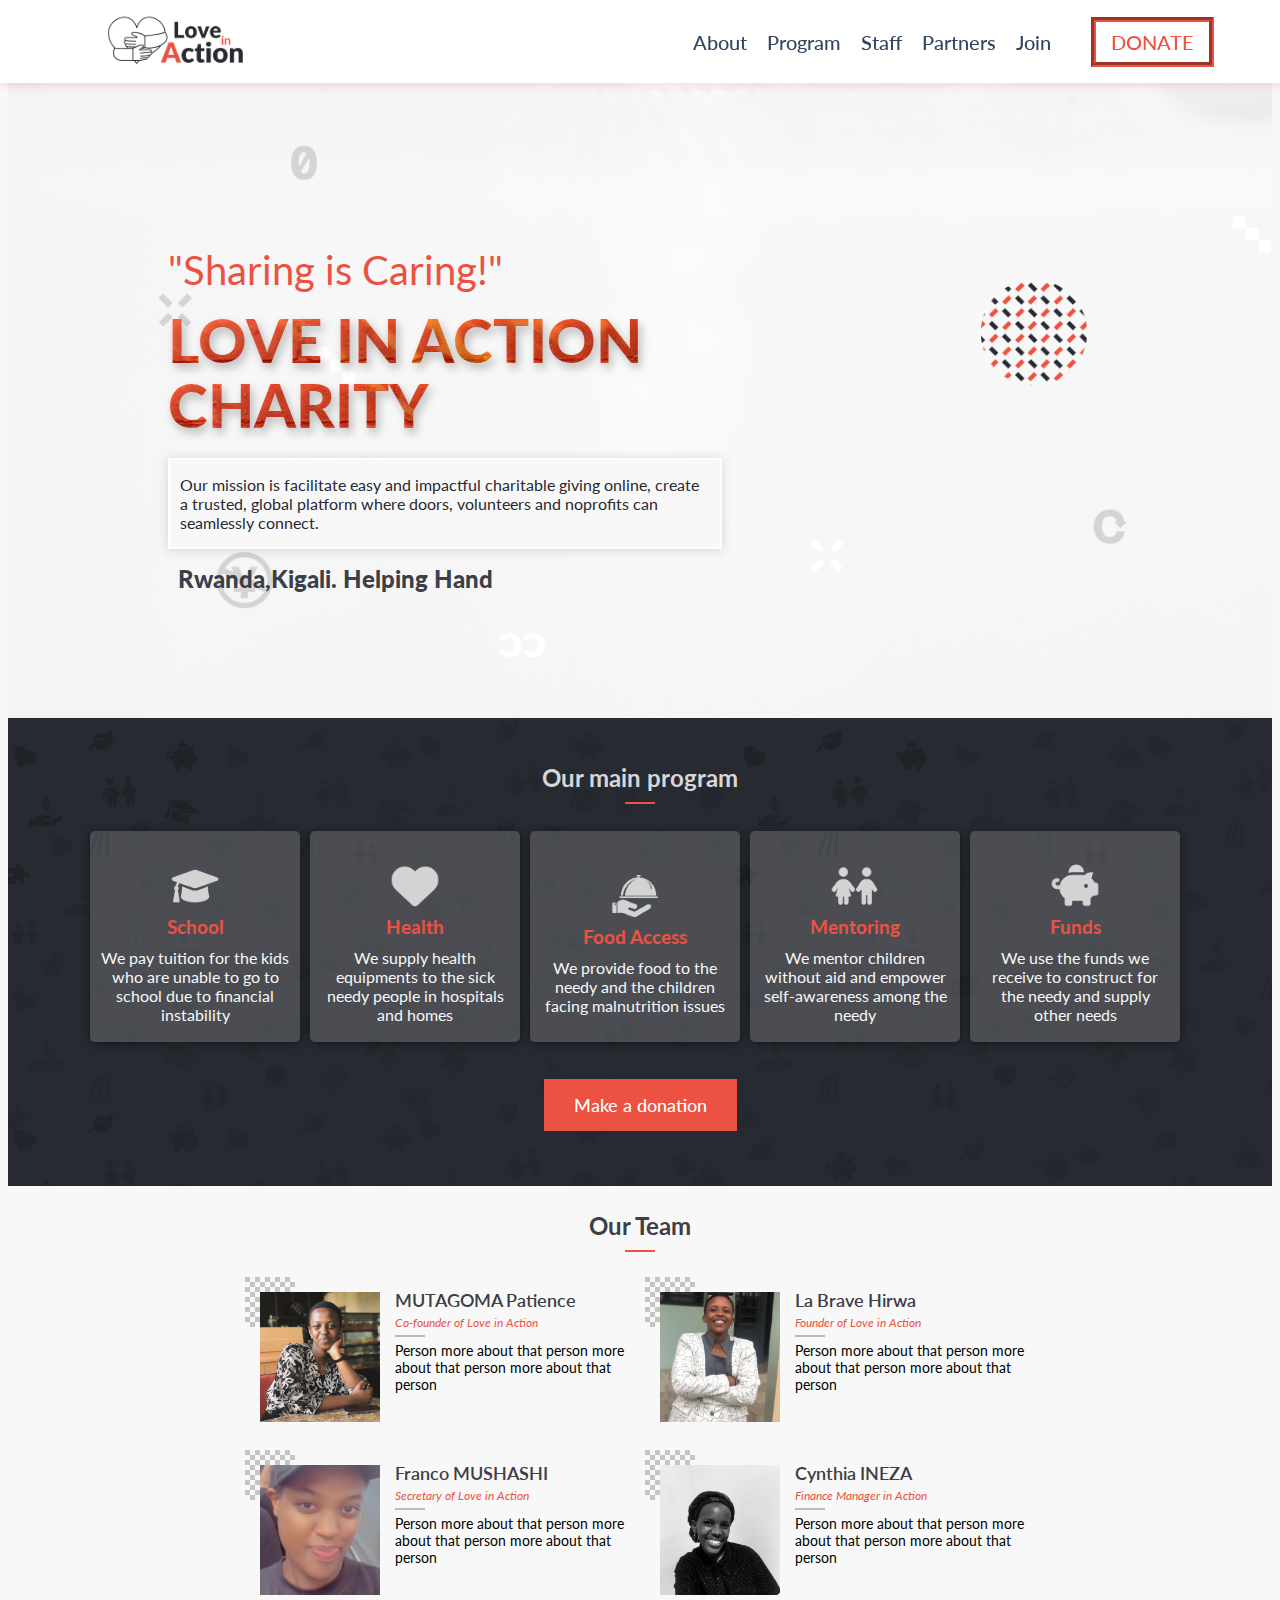
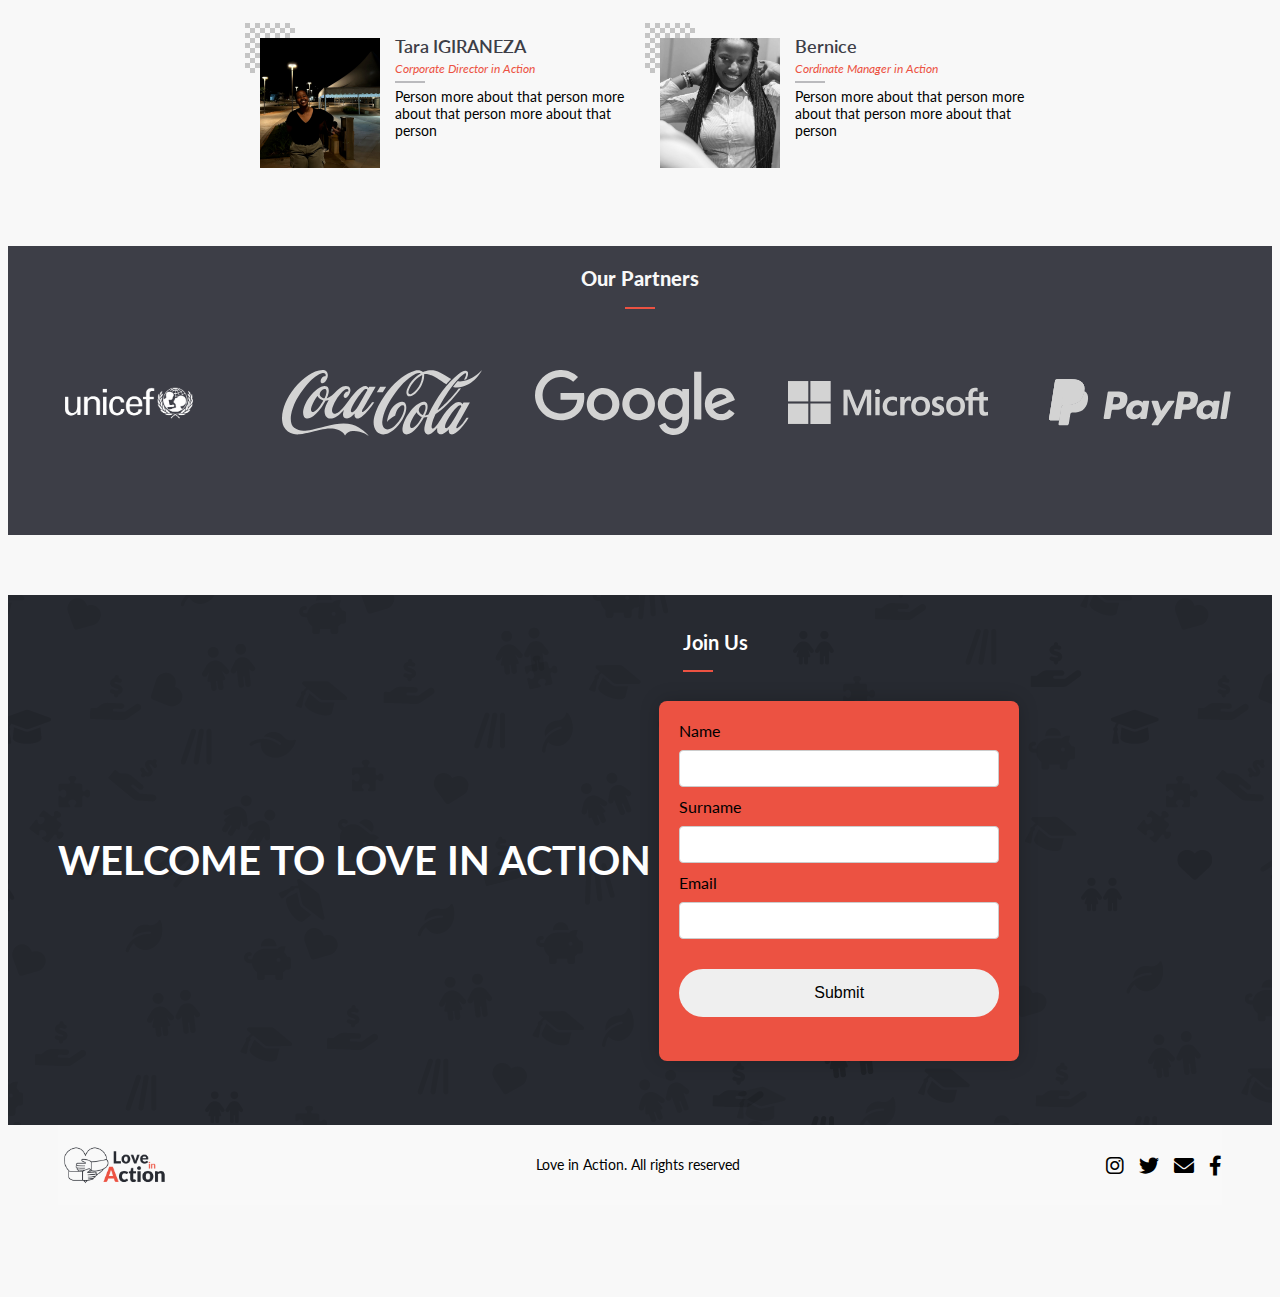
<file: index.html>
<!DOCTYPE html>
<html lang="en">

<head>
  <meta charset="UTF-8">
  <meta http-equiv="X-UA-Compatible" content="IE=edge">
  <meta name="viewport" content="width=device-width, initial-scale=1.0">
  <title>Love in Action</title>
  <link rel="stylesheet" href="style.css">
  <link rel="shortcut icon" href="img/love_heart_icon_178900.png" type="heart image" />
  <link rel="stylesheet" href="https://cdnjs.cloudflare.com/ajax/libs/font-awesome/6.0.0-beta3/css/all.min.css">

</head>

<body>


  <div id="headline" class="headline">

    <nav class="navbar">

      <div class="logo">
        <a href="#headline">
          <img src="img/logo.png" alt="">
        </a>
      </div>

      <div class="nav-menu">

        <ul>

          <li class="nav-item">
            <a href="about.html" class="nav-link">About</a>
          </li>
          <li class="nav-item">
            <a href="#program" class="nav-link">Program</a>
          </li>
          <li class="nav-item">
            <a href="#our team" class="nav-link">Staff</a>
          </li>
          <li class="nav-item">
            <a href="#partners" class="nav-link">Partners</a>
          </li>


          <li class="nav-item">
            <a href="#join-us" class="nav-link">Join</a>
          </li>


          <li class="nav-item special">
            <a href="donate.html">Donate</a>
          </li>


        </ul>

      </div>

      <div class="hamburger">
        <span class="bar"></span>
        <span class="bar"></span>
        <span class="bar"></span>
      </div>

    </nav>

    <div class="hero fade_in">

      <span>"Sharing is Caring!"</span>
      <h1>Love in action charity</h1>
      <p class="description">Our mission is facilitate easy and impactful charitable giving online, create a trusted,
        global platform where doors, volunteers and noprofits can seamlessly connect.</p>
      <h2>

        <p>Rwanda,Kigali. Helping Hand</p>
      </h2>

    </div>

  </div>



  <section id="program" class="program">

    <h2>Our main program</h2>
    <span></span>
    <div class="program-item">

      <div class="item">
        <img src="img/edu.png" alt="program logo">
        <h3>School</h3>
        <p>We pay tuition for the kids who are unable to go to school due to financial instability</p>
      </div>

      <div class="item">
        <img src="img/heart.png" alt="program logo">
        <h3>Health</h3>
        <p>We supply health equipments to the sick needy people in hospitals and homes</p>
      </div>

      <div class="item">
        <img src="img/food.png" alt="program logo">
        <h3>Food Access</h3>
        <p>We provide food to the needy and the children facing malnutrition issues</p>
      </div>

      <div class="item">
        <img src="img/child.png" alt="program logo">
        <h3>Mentoring</h3>
        <p>We mentor children without aid and empower self-awareness among the needy</p>
      </div>

      <div class="item">
        <img src="img/found.png" alt="program logo">
        <h3>Funds</h3>
        <p>We use the funds we receive to construct for the needy and supply other needs</p>
      </div>

    </div>

    <div class="donation">
      <a href="donate.html">Make a donation</a>
    </div>

  </section>



  <section class="staff" id="our team">
    <h2>Our Team</h2>
    <span></span>

    <div class="staff-members">

    </div>

  </section>


  <section id="partners" class="partners">

    <h2>Our Partners</h2>
    <span></span>

    <div class="partners-items">

      <div class="partner">
        <img src="img/unicef-removebg-preview.png" alt="partner logo">
      </div>

      <div class="partner">
        <img src="img/coca_cola - logo-1000x328.svg" alt="partner logo">
      </div>

      <div class="partner">
        <img src="img/google_- logo-1000x327.svg" alt="partner logo">
      </div>

      <div class="partner">
        <img src="img/microsoft_- logo-1000x214.svg" alt="partner logo">
      </div>
      <div class="partner">
        <img src="img/paypal_- logo-1000x325.svg" alt="partner logo">
      </div>
    </div>
  </section>

  <section class="container" id="join-us">



    <h1>Join Us</h1>

    <span></span>




    <div class="staff-members">

    </div>



    <div>
      <h2 id="title"> WELCOME TO LOVE IN ACTION</h2>
    </div>
    <div class="form-container">
      <form action="#" method="POST">
        <label for="name">Name</label>
        <input type="text" id="name" name="name" required>

        <label for="surname">Surname</label>
        <input type="text" id="surname" name="surname" required>

        <label for="email">Email</label>
        <input type="email" id="email" name="email" required>

        <input type="submit" value="Submit">
      </form>
    </div>
  </section>



  <footer class="footer">
    <img src="img/logo.png" alt="logo">
    <p>Love in Action. All rights reserved</p>
    <div class="social-icons">
      <a href="https://www.instagram.com" target="_blank"><i class="fab fa-instagram"></i></a>
      <a href="https://www.twitter.com" target="_blank"><i class="fab fa-twitter"></i></a>
      <a href="mailto:example@gmail.com"><i class="fas fa-envelope"></i></a>
      <a href="https://www.facebook.com" target="_blank"><i class="fab fa-facebook-f"></i></a>
    </div>
  </footer>


  <!-- <a id="myBtn" class="scrollUp" title="Go to top"><img src="img/up.png" alt=""></a> -->

  <script src="main.js"></script>
  <script src="home.js"></script>
</body>

</html>
</file>
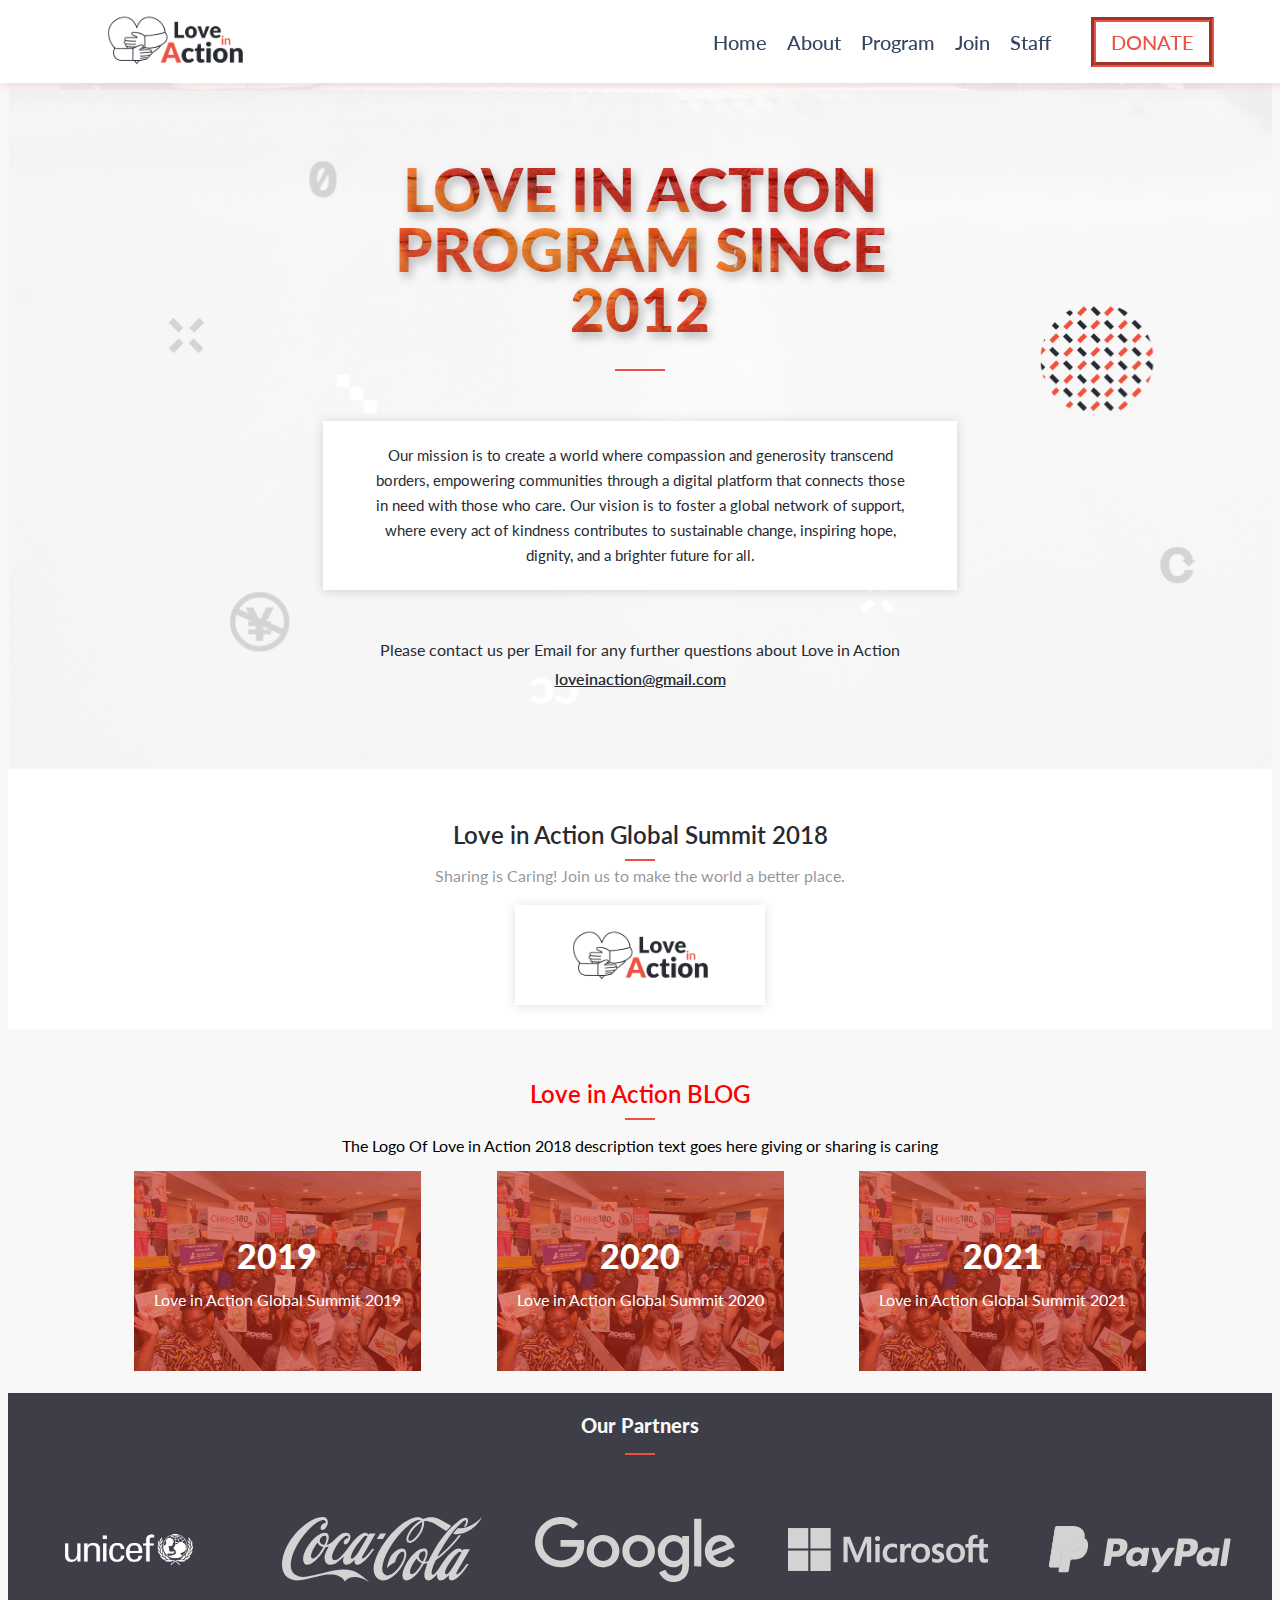
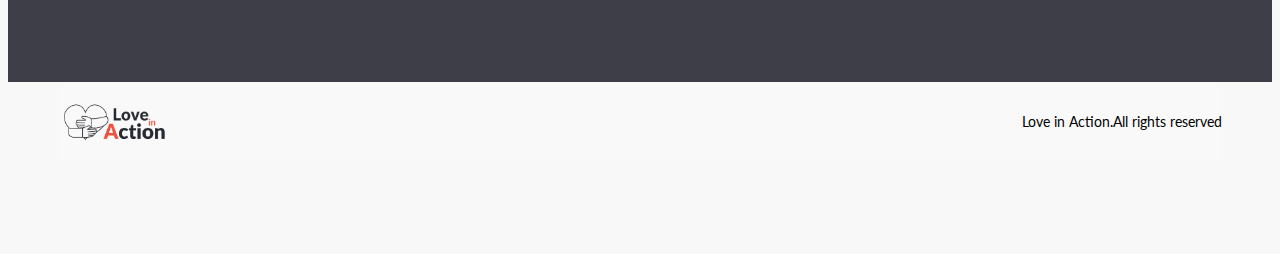
<file: about.html>
<!DOCTYPE html>
<html lang="en">
<head>
  <meta charset="UTF-8">
  <meta http-equiv="X-UA-Compatible" content="IE=edge">
  <meta name="viewport" content="width=device-width, initial-scale=1.0">
  <title>About page</title>
  <link rel="stylesheet" href="about.css">
</head>
<body>
   
    <div id="about" class="headline">
      <nav class="navbar">
        <div class="logo">
          <a href="index.html">
            <img src="img/logo.png" alt="">
          </a>
        </div>
        <div class="nav-menu">
          <ul>
            <li class="nav-item">
              <a href="index.html" class="nav-link">Home</a>
            </li>
            <li class="nav-item">
              <a href="about.html" class="nav-link">About</a>
            </li>
            <li class="nav-item">
              <a href="#program" class="nav-link">Program</a>
            </li>
            <li class="nav-item">
              <a href="#partners" class="nav-link">Join</a>
            </li>
            <li class="nav-item">
              <a href="#staff" class="nav-link">Staff</a>
            </li>
            <li class="nav-item special">
              <a href="index.html">Donate</a>
            </li>
            
          </ul>
          
        </div>
  
        <div class="hamburger">
          <span class="bar"></span>
          <span class="bar"></span>
          <span class="bar"></span>
        </div>
  
      </nav>
      <div class="hero fade_in">
        <h1>Love in action program since 2012</h1>
        <span></span>
        <p class="description">
          Our mission is to create a world where compassion and generosity transcend borders, empowering communities through a digital platform that connects those in need with those who care. Our vision is to foster a global network of support, where every act of kindness contributes to sustainable change, inspiring hope, dignity, and a brighter future for all.
</p>
        <p>Please contact us per Email for any further questions about Love in Action</p>
        <a href="#">loveinaction@gmail.com</a>
      </div>
    </div>
    <section class="about">
      <h2>Love in Action Global Summit 2018</h2>
      <span></span>
      <p>Sharing is Caring! Join us to make the world a better place.</p>
      <img src="img/logo.png" alt="logo">
    </section>
    <section id="blog" class="blog">
      <h2>Love in Action BLOG</h2>
      <span></span>
      <p>The Logo Of Love in Action 2018 description text goes here giving or sharing is caring</p>
      <div class="blog-content">
        <div class="blog-item">
          <div class="blog-info">
            <h3>2019</h3>
          <p>Love in Action Global Summit 2019</p>
          </div>
        </div>

        <div class="blog-item">
          <div class="blog-info">
            <h3>2020</h3>
          <p>Love in Action Global Summit 2020</p>
          </div>
        </div>

        <div class="blog-item">
          <div class="blog-info">
            <h3>2021</h3>
          <p>Love in Action Global Summit 2021</p>
          </div>
        </div>

      </div>
    </section>
    <section id="partners" class="partners">
      <h2>Our Partners</h2>
       <span></span>
     <div class="partners-items">
      <div class="partner">
        <img src="img/unicef-removebg-preview.png" alt="partener logo">
      </div>

      <div class="partner">
        <img src="img/coca_cola - logo-1000x328.svg" alt="partener logo">
      </div>

      <div class="partner">
        <img src="img/google_- logo-1000x327.svg" alt="partener logo">
      </div>

      <div class="partner">
        <img src="img/microsoft_- logo-1000x214.svg" alt="partener logo">
      </div>
      <div class="partner">
        <img src="img/paypal_- logo-1000x325.svg" alt="partener logo">
      </div>
     </div>
     
   </section>
   <footer class="footer">
     <img src="img/logo.png" alt="logo">
     <p>Love in Action.All rights reserved</p>
   </footer>
    <a id="myBtn" class="scrollUp" title="Go to top">
    <script src="main.js"></script>
</body>
</html>
</file>
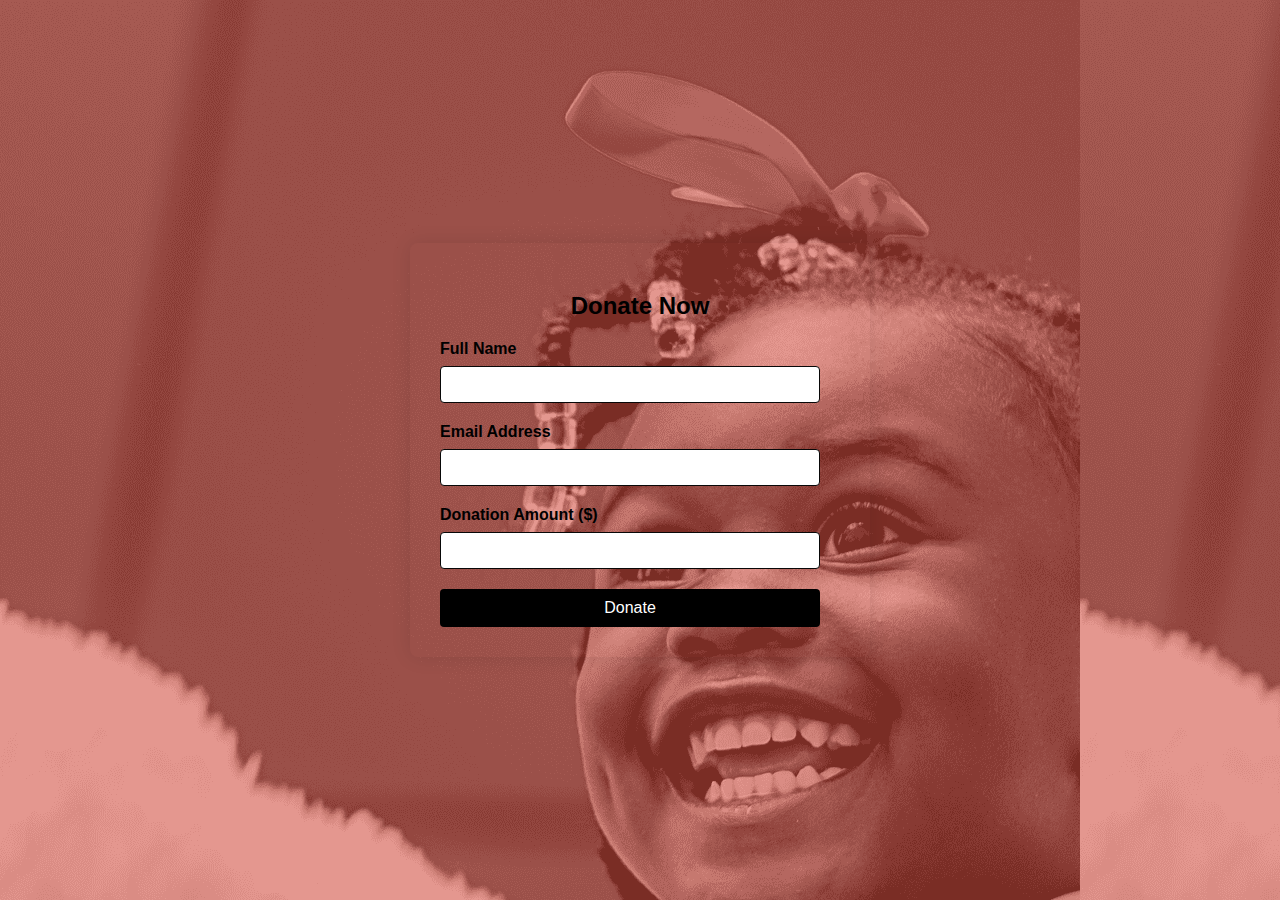
<file: donate.html>
<!DOCTYPE html>
<html lang="en">
<head>
    <meta charset="UTF-8">
    <meta name="viewport" content="width=device-width, initial-scale=1.0">
    <title>Donation Form</title>
    <style>
        body {
            font-family: Arial, sans-serif;
            background-image: url(img/mmb.png);
            display: flex;
            justify-content: center;
            align-items: center;
            height: 100vh;
            margin: 0;
        }

        .donation-form {
            background-color: 000000;
            padding: 30px;
            border-radius: 8px;
            box-shadow: 0px 0px 20px rgba(0, 0, 0, 0.1);
            width: 100%;
            max-width: 400px;
        }

        .donation-form h2 {
            text-align: center;
            margin-bottom: 20px;
        }

        .donation-form label {
            display: block;
            margin-bottom: 8px;
            font-weight: bold;
        }

        .donation-form input[type="text"], 
        .donation-form input[type="email"], 
        .donation-form input[type="number"] {
            width: calc(100% - 20px);
            padding: 10px;
            margin-bottom: 20px;
            border: 1px solid #080808;
            border-radius: 4px;
            box-sizing: border-box;
        }

        .donation-form input[type="submit"] {
            width: 95%;
            padding: 10px;
            background-color: #000000;
            color: white;
            border: none;
            border-radius: 4px;
            cursor: pointer;
            font-size: 16px;
        }

        .donation-form input[type="submit"]:hover {
            background-color: #000000;
        }
    </style>
</head>
<body>
    <div class="donation-form">
        <h2>Donate Now</h2>
        <form action="#" method="POST">
            <label for="name">Full Name</label>
            <input type="text" id="name" name="name" required>

            <label for="email">Email Address</label>
            <input type="email" id="email" name="email" required>

            <label for="amount">Donation Amount ($)</label>
            <input type="number" id="amount" name="amount" required min="1" step="any">

            <input type="submit" value="Donate">
        </form>
    </div>
</body>
</html>
</file>
<file: style.css>
@import url('https://fonts.googleapis.com/css2?family=Lato:ital,wght@0,100;0,300;0,400;0,700;0,900;1,100;1,300;1,400&display=swap');

html {
  scroll-behavior: smooth;
}

body {
  font-family: 'Lato', sans-serif;
  background-color: #f8f8f8;
  scroll-behavior: smooth;
  overflow-x: hidden;
}

.logo {
  display: none;
}

.nav-menu {
  position: fixed;
  left: -150%;
  top: -20px;
  padding-top: 80px;
  gap: 0;
  flex-direction: column;
  width: 100%;
  height: 100%;
  transition: 0.3s;
  background: #3d3e47;
  background-image: url(img/mmb.png);
  background-size: cover;
}

.nav-menu.active {
  left: 0;
}

.nav-item {
  margin: 16px 0;
}

.nav-menu li {
  list-style-type: none;
}

.nav-item a {
  font-weight: 600;
  font-size: 32px;
  line-height: 44px;
  color: #fff;
  text-decoration: none;
}

.bar {
  display: block;
  width: 30px;
  height: 6px;
  margin: 5px auto;
  transition: all 0.3s ease-in-out;
  background-color: #3d3e47;
}

.hamburger {
  padding-top: 10px;
  display: block;
  cursor: pointer;
  right: 0;
  width: fit-content;
  margin: 15px 10px;
}

.hamburger.active .bar:nth-child(2) {
  opacity: 0;
}

.hamburger.active .bar:nth-child(1) {
  background-color: #fff;
  transform: translateY(11.5px) rotate(48deg);
}

.hamburger.active .bar:nth-child(3) {
  background-color: #fff;
  transform: translateY(-10.5px) rotate(-48deg);
}

.hamburger.active {
  float: right;
  margin: -100px 20px auto 20px;
}

.headline {
  width: auto;
  height: 500px;
  background-image: url(img/background.png);
  background-size: cover;
  background-repeat: no-repeat;
  padding-bottom: 50px;
}

.hero {
  margin-top: 120px;
}

.hero span {
  margin: 0 10px;
  font-weight: 500;
  font-size: 22px;
  line-height: 24px;
  color: #ec5242;
}

.hero > p {
  color: #272a31;
}

.fade_in {
  animation-duration: 1.5s;
  animation-name: fade_in;
  animation-delay: 0.3s;
  animation-fill-mode: backwards;
}

@keyframes fade_in {
  0% {
    opacity: 0;
  }

  100% {
    opacity: 1;
  }
}

.description {
  padding: 15px 10px;
  margin: 20px 10px;
  background-color: #f8f8f8;
  border: 2px solid #fff;
  box-shadow: 0 1px 10px  #3d3e4731;
}

.hero h1 {
  margin: 0 10px;
  font-weight: 900;
  font-size: 30px;
  line-height: 42px;
  text-transform: uppercase;
  background: url(img/red-bg.jpg);
  background-size: cover;
  background-attachment: fixed;
  -webkit-background-clip: text;
  -webkit-text-fill-color: transparent;
  text-shadow: 3px 5px 10px  #00000042;
}

.hero h2 {
  margin: 15px 10px 0 10px;
  font-weight: 900;
  color: #3d3e47;
}

.hero p {
  margin: 0 10px;
}

/* Program section start here */

.program {
  padding: 20px 0;
  background-image: url(img/bgbgbg.png);
  background-size: cover;
}

.program h2 {
  text-align: center;
  font-weight: 700;
  color: #f8f8f8d8;
  margin: 25px 0 10px 0;
}

.program span {
  display: block;
  width: 30px;
  height: 2px;
  margin: 0 auto 25px auto;
  transition: all 0.3s ease-in-out;
  background-color: #ec5242;
}

.item {
  display: flex;
  flex-direction: column;
  align-items: center;
  justify-content: center;
  gap: 20px;
  flex-wrap: wrap;
  padding: 0 40px;
  background-color: #f8f8f82c;
  margin: 10px 30px;
  box-shadow: 0 1px 10px  #00000079;
  border-radius: 5px;
}

.item img {
  width: 50px;
  height: 50px;
  margin-top: 10px;
}

.item h3 {
  color: #ec5242;
  margin: -20px auto -30px auto;
}

.item p {
  color: #f8f8f8;
  max-width: 300px;
  text-align: center;
}


.donation {
  text-align: center;
  margin: 50px;
}

.donation a {
  padding: 15px 30px;
  color: #fff;
  text-decoration: none;
  font-size: 18px;
  font-weight: 500;
  background-color: #ec5242;
  
}

.staff h2 {
  text-align: center;
  font-weight: 700;
  color: #3d3e47;
  margin: 25px 0 10px 0;
}

.staff span {
  display: block;
  width: 30px;
  height: 2px;
  margin: 0 auto 25px auto;
  transition: all 0.3s ease-in-out;
  background-color: #ec5242;
}

.staff-item {
  display: flex;
  flex-direction: row;
  margin: 0 5px;
  margin-bottom: 10px;
}

.staff-img .back {
  position: absolute;
  width: 50px;
  height: auto;
  opacity: 0.2;
  z-index: -1;
}

.staff-img .profile {
  width: 120px;
  height: 130px;
  object-fit: cover;
  padding: 15px;

}

.staff-info h2 {
  margin: 12px 0 0 0;
  text-align: start;
  font-size: 18px;
  font-weight: 600;
  color: #3d3e47;
}

.staff-info i {
  font-size: 12px;
  color: #ec5242;
}

.staff-info span {
  margin: 5px auto 5px 0;
  background-color: #3d3e4754;
}

.staff-info p {
  margin: 0;
  font-size: 14px;
}

.partners {
  background-color: #3d3e47;
}
.join{
  text-align: center;
}


.partners h2 {
  color: #f8f8f8;
  font-size: 20px;
  font-weight: 900;
  text-align: center;
  padding-top: 20px;
}

.partners span {
  display: block;
  width: 30px;
  height: 2px;
  margin: 0 auto 25px auto;
  transition: all 0.3s ease-in-out;
  background-color: #ec5242;
}

.partners-items {
  display: flex;
  justify-content: space-around;
  flex-wrap: wrap;
  align-items: center;
  padding-bottom: 60px;
}

.partner img {
  width:  200px;
  margin-right: 10px;
}

/* .join-us {
  text-align: center;
  color: #f8f8f8;
  font-size: 20px;
}

.join-us .underline {
  width: 30px;
  height: 2px;
  background-color: #ec5242;
  justify-content: center;
  position: absolute;
  left: 49%;
 
}

 .join-us .h2 {
  font-size: 2.5em;

} 

.leftright {
  display: flex;
  justify-content: center;
  gap: 150px;
}
.footer {
  margin: 0 20px;
  display: flex;
  justify-content: space-between;
  align-items: center;
  padding: 20px 10px;
}

.footer img {
  max-width: 100px;
  margin-right: 20px;
}

.footer p {
  font-size: 12px;
  font-weight: 400;
}

.program-item p:hover {
  box-shadow: none;
}

.scrollUp {
  display: none;
  position: fixed;
  max-width: 30px;
  max-height: 30px;
  bottom: 5px;
  right: 20px;
  font-size: 18px;
  border: none;
  outline: none;
  background-color: #ec5242;
  cursor: pointer;
  padding: 15px;
  border-radius: 4px;
  box-shadow: 0 1px 10px  #0000005d;
  transition: all 0.3s ease-in-out;
}

.scrollUp img {
  max-width: 30px;
}

/*****  Desktop version  *****/

@media screen and (min-width: 768px) {
  .logo {
    display: block;
  }

  .logo img {
    max-width: 150px;
  }

  .navbar {
    position: fixed;
    top: 0;
    left: 0;
    width: 87%;
    display: flex;
    justify-content: space-between;
    padding: 0 100px;
    background-color: #fff;
    align-items: center;
    box-shadow: 0 1px 10px  #ec53423b;
  }

  .nav-menu {
    position: relative;
    left: 0;
    top: 0;
    width: auto;
    padding-top: 0;
    background-image: none;
    background-color: transparent;
  }

  .nav-menu ul {
    display: flex;
    flex-direction: row;
  }

  .hamburger {
    display: none;
  }

  .nav-item a {
    font-weight: 500;
    font-size: 20px;
    color: #344563;
    padding-right: 20px;
    text-transform: capitalize;
  }

  .special a {
    color: #ec5242;
    margin-left: 20px;
    padding: 8px 15px;
    text-transform: uppercase;
    border: 5px groove #ec5242;
  }

  .nav-item a:active {
    color: #ec5242;
  }

  .nav-item {
    margin: 0;
  }

  .headline {
    margin-top: -100px;
    padding-top: 230px;
    background-image: url(img/bkgrnd.png);
    padding-bottom: 80px;
  }

  .hero {
    padding: 0 150px;
  }

  .hero span {
    font-size: 40px;
    font-weight: 400;
  }

  .hero h1 {
    font-size: 60px;
    width: 630px;
    margin-top: 20px;
    margin-bottom: 20px;
    line-height: 65px;
  }

  .description {
    max-width: 530px;
  }

  /* program section */
  .program-item {
    display: flex;
    flex-wrap: wrap;
    margin: 0 50px;
    transition: 0.3s;
    justify-content: center;
  }

  .item {
    flex-direction: column;
    gap: 0;
    padding: 20px 10px 2px 10px;
    margin: 2px 10px 2px 0;
    max-width: 190px;
  }

  .program-item :hover {
    transition: 0.3s;
    box-shadow: 0 1px 10px  #ec534277;
  }

  .item :hover {
    border: none;
  }

  .item img {
    width: 50px;
    height: auto;
    color: #fff;
  }

  .item h3 {
    margin-top: 5px;
    margin-bottom: 10px;
  }

  .item p {
    margin-top: 0;
    text-align: center;
  }

  .staff-members {
    display: flex;
    flex-direction: row;
    justify-content: center;
    flex-wrap: wrap;
    margin: 0 80px;
    margin-bottom: 50px;

  }

  .staff-items {
    max-width: 400px;
  }
  }
  .container {
    
    height: 490px;
    background-image: url(img/bgbgbg.png);
    position: relative;
    justify-content: center;
    align-items: center;
    color: white;
    padding: 20px 0; 
    margin-top: 60px;
    margin-left: auto;
    margin-right: auto;
    background-position: center;
    
   
    
}

.container h1 {
    font-size: 20px;
    position: absolute;
    left: 675px;
    top: 50%;
    justify-content: center;
    margin-top: -230px;

}

.container h2 {
  font-size: 40px;
  position: absolute;
  left: 50px;
  top: 50%;
  transform: translateY(-50%);
  margin: 0%;
  color: white;
}
.container span {
  display: block;
  width: 30px;
  height: 2px;
  margin: 0 auto 25px auto;
  transition: all 0.3s ease-in-out;
  background-color: #ec5242;
  margin-top: 55px;
  margin-left: 675px;
}

.form-container {
    background-color:#EC5242;
    padding: 20px;
    border-radius: 8px;
    box-shadow: 0px 0px 20px rgba(0, 0, 0, 0.2);
    width: 320px;
    height: 320px;
    color: black;
    position: absolute;
    top: 20%;
    right: 20%;

   
}

.form-container input[type="text"], 
.form-container input[type="email"] {
    width: 93%;
    padding: 10px;
    margin: 10px 0;
    border: 1px solid #ccc;
    border-radius: 4px;
    
}

.form-container input[type="submit"] {
    width: 100%;
    padding: 15px;
    color:  #000000;
    border: none;
    border-radius:25px;
    cursor: pointer;
    font-size: 16px;
    margin-top: 20px;
}

.form-container input[type="submit"]:hover {
    background-image: url(img/bgbgbg.png);
    color: white;
}

 
.footer {
  margin: 0 50px;
  padding: 10px 0;
  display: flex;
  justify-content: space-between;
  align-items: center;
  background-color: #f9f9f9;
  font-size: 14px;
}

.footer img {
  height: 60px;
}

.social-icons {
  display: flex;
  gap: 15px;
}

.social-icons a {
  text-decoration: none;
  color: #000;
  font-size: 20px;
  transition: color 0.3s ease;
}

.social-icons a:hover {
  color: #EC5242;
}
</file>
<file: about.css>
@import "style.css";

.headline {
  border: 1px solid transparent;
  height: auto;
}

.hero {
  text-align: center;
}

.description {
  background-color: #fff;
  color: #272a31;
}

.hamburger.active {
  margin: 0 20px auto 0;
}

.hero h1 {
  line-height: 32px;
  margin-bottom: 30px;
}

.hero p {
  color: #272a31;
  margin-top: 20px;
}

.hero a {
  margin-top: 10px;
  color: #272a31;
  font-weight: 600;
}

.about {
  border: 1px solid #fff;
  background-color: #fff;
  text-align: center;
}

.about h2 {
  font-size: 24px;
  font-weight: 600;
  color: #272a31;
  margin: 50px auto 10px auto;
}

.about span {
  display: block;
  margin: 0 auto 5px auto;
  width: 30px;
  height: 2px;
  background-color: #ec5242;
}

.about p {
  margin: 0 20px;
  color: #272a3183;
}

.about img {
  max-width: 150px;
  padding: 10px 50px;
  margin: 20px 0;
  box-shadow: 0 1px 10px  #3d3e472c;
}

.blog {
  text-align: center;
  margin: 0 20px;
}

.blog h2 {
  font-size: 24px;
  font-weight: 600;
  color: red;
  margin: 50px auto 10px auto;
}

.blog span {
  display: block;
  margin: 0 auto 5px auto;
  width: 30px;
  height: 2px;
  background-color: #ec5242;
}

.blog-item {
  max-width: 400px;
  height: 200px;
  background-image: url(img/event.jpg);
  background-size: cover;
  margin-bottom: 5px;
}

.blog-info {
  max-width: 400px;
  height: 200px;
  display: flex;
  flex-direction: column;
  justify-content: center;
  margin-bottom: 10px;
  background-color: #ca2a189d;
}

.blog-info p {
  margin: 0 20px;
  color: #fff;
  margin-bottom: 20px;
}

.blog-info h3 {
  color: #fff;
  font-size: 34px;
  font-weight: 900;
  line-height: 18px;
  margin-bottom: 25px;
}

@media screen and (min-width: 768px) {
  .hero {
    display: flex;
    flex-direction: column;
    align-items: center;
    margin: 0;
  }

  .hero span {
    width: 50px;
    height: 2px;
    background-color: #ec5242;
  }

  .hero h1 {
    line-height: 60px;
  }

  .description {
    font-size: 15px;
    line-height: 25px;
    color: #272a31;
    padding: 20px 50px;
  }

  .hero p {
    margin-top: 50px;
  }

  .blog-content {
    display: flex;
    justify-content: space-evenly;
    margin: 0 30px;
    cursor: pointer;
    flex-wrap: wrap;
  }
}
</file>
